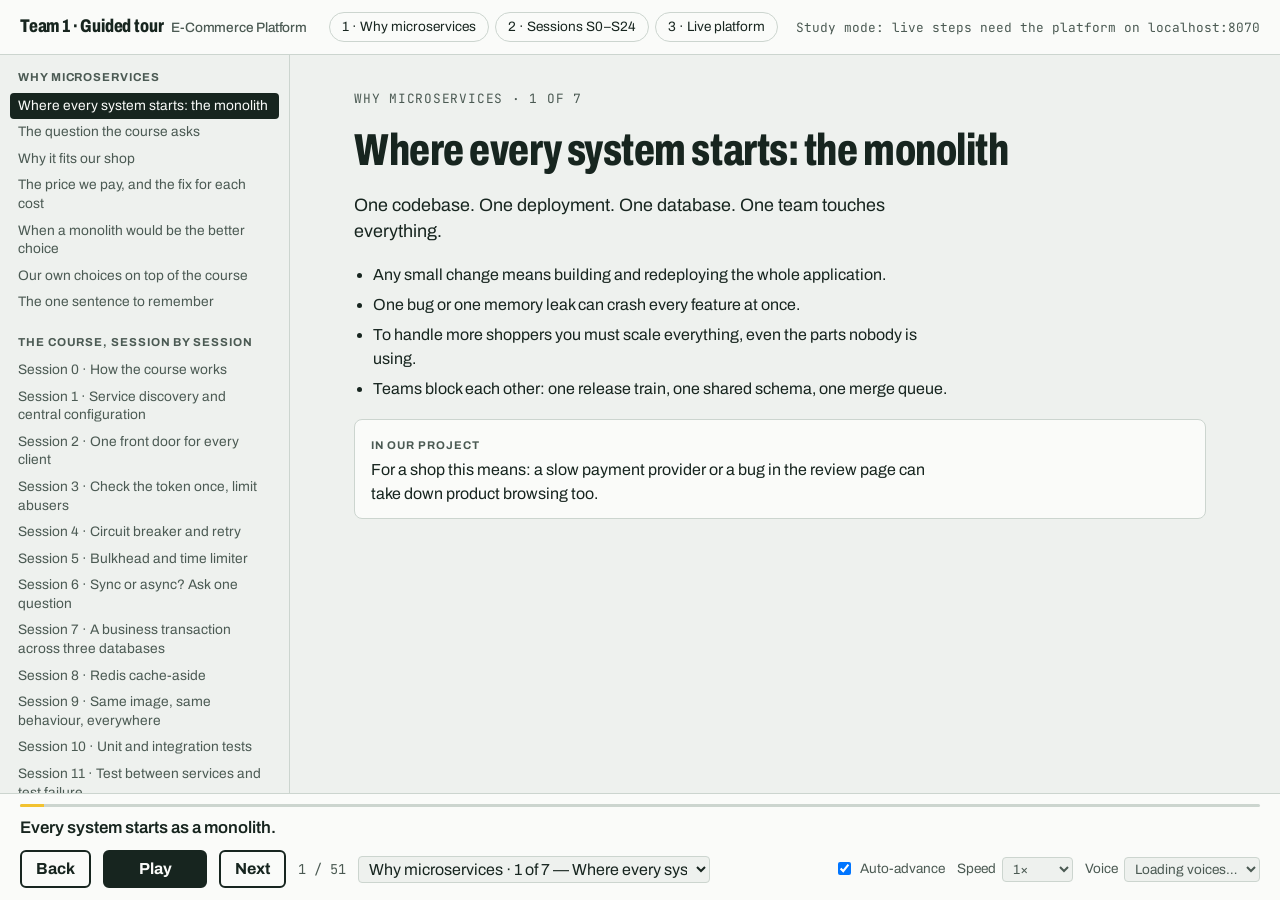
<file: frontend/site/tour/index.html>
<!doctype html>
<html lang="en">
<head>
  <meta charset="utf-8">
  <meta name="viewport" content="width=device-width, initial-scale=1, viewport-fit=cover">
  <title>Team 1 Guided Tour</title>
  <link rel="preconnect" href="https://fonts.googleapis.com">
  <link rel="stylesheet" href="https://fonts.googleapis.com/css2?family=Archivo:wdth,wght@62..125,400..800&family=JetBrains+Mono:wght@400;600&display=swap">
  <link rel="stylesheet" href="tour.css">
</head>
<body>
<!--BODY-->
<div class="app">
  <header class="top">
    <div class="brand">Team 1 · Guided tour<small>E-Commerce Platform</small></div>
    <nav class="chapters" aria-label="Chapters">
      <button class="chip" data-chapter="why">1 · Why microservices</button>
      <button class="chip" data-chapter="course">2 · Sessions S0–S24</button>
      <button class="chip" data-chapter="live">3 · Live platform</button>
    </nav>
    <span id="mode" class="mode">Checking for the platform…</span>
    <label id="pw-row" hidden>customer-test password
      <input id="pw" type="password" autocomplete="off" placeholder="from deployment/docker/.env">
    </label>
    <button id="toolwin" class="chip" hidden title="Opens one extra window; each tool step loads its page there. Put it on the projector screen.">Open tool window</button>
  </header>

  <div class="main">
    <aside id="nav" aria-label="All steps"></aside>
    <article id="stage" aria-live="polite"></article>
  </div>

  <footer class="transport">
    <div class="bar"><div id="progress"></div></div>
    <p id="caption"></p>
    <div class="controls">
      <button id="prev" class="btn" title="Previous (←)">Back</button>
      <button id="play" class="btn primary" aria-pressed="false" title="Play / pause (space)">Play</button>
      <button id="next" class="btn" title="Next (→)">Next</button>
      <span id="count"></span>
      <select id="jump" aria-label="Go to step"></select>
      <label class="spacer"><input id="auto" type="checkbox" checked> Auto-advance</label>
      <label>Speed
        <select id="rate"><option value="0.85">0.85×</option><option value="1" selected>1×</option><option value="1.15">1.15×</option><option value="1.3">1.3×</option></select>
      </label>
      <label>Voice <select id="voice"></select></label>
    </div>
  </footer>
</div>
<!--/BODY-->
<script src="tour-data.js"></script>
<script src="tour.js"></script>
</body>
</html>
</file>
<file: frontend/site/tour/tour.css>
/* Guided tour. Same warehouse palette as the storefront: cool concrete, deep ink, safety-yellow for whatever is live.
   Layout: header strip, chapter rail on the left, one step on the stage, a transport bar with captions at the bottom. */
:root {
  --bg: #EEF1EE;
  --paper: #FAFBF9;
  --ink: #17251F;
  --ink-2: #4B5A53;
  --line: #CCD5CF;
  --live: #F2C230;
  --live-ink: #17251F;
  --ok: #1F7A5C;
  --bad: #B3402F;
  --blue: #2F5D9E;
  --font: 'Archivo', system-ui, 'Segoe UI', Arial, sans-serif;
  --mono: 'JetBrains Mono', ui-monospace, Consolas, monospace;
}
@media (prefers-color-scheme: dark) {
  :root:not([data-theme="light"]) {
    --bg: #121A16; --paper: #1A241F; --ink: #E7EEE9; --ink-2: #A3B1A9; --line: #2E3B35;
    --ok: #4FB58E; --bad: #E27A68; --blue: #7FA6DE; color-scheme: dark;
  }
}
:root[data-theme="dark"] {
  --bg: #121A16; --paper: #1A241F; --ink: #E7EEE9; --ink-2: #A3B1A9; --line: #2E3B35;
  --ok: #4FB58E; --bad: #E27A68; --blue: #7FA6DE; color-scheme: dark;
}
* { box-sizing: border-box; }
[hidden] { display: none !important; }
html, body { height: 100%; }
body { margin: 0; background: var(--bg); color: var(--ink); font-family: var(--font); line-height: 1.5; font-size: 16px; }
button, select, input { font: inherit; color: inherit; }
:focus-visible { outline: 3px solid var(--live); outline-offset: 2px; }
a { color: var(--blue); }

.app { height: 100%; display: grid; grid-template-rows: auto 1fr auto; grid-template-columns: minmax(0, 1fr); }

/* header */
.top { display: flex; flex-wrap: wrap; gap: 10px 18px; align-items: center; padding: 12px 20px; border-bottom: 1px solid var(--line); background: var(--paper); }
.brand { font-weight: 800; font-variation-settings: 'wdth' 75; font-size: 1.15rem; letter-spacing: -0.01em; margin-right: auto; }
.brand small { font-weight: 500; color: var(--ink-2); font-variation-settings: 'wdth' 100; font-size: 0.85rem; margin-left: 8px; }
.chapters { display: flex; gap: 6px; flex-wrap: wrap; }
.chip { border: 1px solid var(--line); background: transparent; border-radius: 999px; padding: 4px 12px; font-size: 0.85rem; cursor: pointer; }
.chip:hover { border-color: var(--ink-2); }
.mode { font-size: 0.8rem; color: var(--ink-2); font-family: var(--mono); }
.mode.on { color: var(--ok); }
.mode.on::before { content: '● '; }
#pw-row { display: flex; gap: 6px; align-items: center; font-size: 0.85rem; }
#pw-row input { width: 11rem; padding: 4px 8px; border: 1px solid var(--line); border-radius: 4px; background: var(--bg); }
#pw-row.ask input { border-color: var(--live); box-shadow: 0 0 0 3px color-mix(in srgb, var(--live) 40%, transparent); }

/* body: rail + stage */
.main { display: grid; grid-template-columns: minmax(230px, 290px) minmax(0, 1fr); min-height: 0; }
#nav { overflow-y: auto; border-right: 1px solid var(--line); padding: 14px 10px 30px; }
#nav section + section { margin-top: 18px; }
#nav h2 { font-size: 0.72rem; text-transform: uppercase; letter-spacing: 0.08em; color: var(--ink-2); margin: 0 8px 6px; }
#nav ol { list-style: none; margin: 0; padding: 0; }
.step { display: block; width: 100%; text-align: left; background: none; border: 0; border-radius: 4px; padding: 4px 8px; font-size: 0.86rem; color: var(--ink-2); cursor: pointer; line-height: 1.35; }
.step:hover { background: var(--paper); color: var(--ink); }
.step.now { background: var(--ink); color: var(--paper); }

#stage { overflow-y: auto; padding: 34px clamp(16px, 5vw, 64px) 40px; display: flex; flex-direction: column; gap: 18px; max-width: 980px; min-width: 0; }
.kicker { font-family: var(--mono); font-size: 0.8rem; color: var(--ink-2); margin: 0; text-transform: uppercase; letter-spacing: 0.06em; }
#stage h1 { font-size: clamp(1.8rem, 4vw, 2.8rem); font-weight: 800; font-variation-settings: 'wdth' 72; line-height: 1.05; margin: 0; text-wrap: balance; letter-spacing: -0.01em; }
.story { font-size: 1.12rem; max-width: 62ch; margin: 0; }
.label { display: inline-block; font-size: 0.7rem; font-weight: 700; text-transform: uppercase; letter-spacing: 0.09em; color: var(--ink-2); margin-bottom: 4px; }
.idea p, .ours p { margin: 0; max-width: 64ch; }
.idea { border-left: 4px solid var(--live); padding: 2px 0 2px 14px; }
.ours { background: var(--paper); border: 1px solid var(--line); border-radius: 8px; padding: 12px 16px; }
.points { margin: 0; padding-left: 1.2em; display: grid; gap: 6px; max-width: 66ch; }
.scroll { overflow-x: auto; }
table { border-collapse: collapse; width: 100%; font-size: 0.92rem; }
th, td { text-align: left; padding: 7px 10px; border-bottom: 1px solid var(--line); vertical-align: top; }
th { font-size: 0.72rem; text-transform: uppercase; letter-spacing: 0.06em; color: var(--ink-2); }
td:last-child { font-family: var(--mono); font-size: 0.82rem; white-space: nowrap; }
.toollink { display: inline-block; font-weight: 700; text-decoration: none; border: 2px solid var(--ink); border-radius: 6px; padding: 6px 14px; color: var(--ink); }
.toollink:hover { background: var(--live); color: var(--live-ink); border-color: var(--live); }

/* live panel */
.live { border: 2px solid var(--ink); border-radius: 8px; padding: 12px 16px 14px; background: var(--paper); min-width: 0; }
.live-head { display: flex; justify-content: space-between; align-items: center; }
.small { border: 1px solid var(--line); background: transparent; border-radius: 4px; padding: 2px 10px; font-size: 0.8rem; cursor: pointer; }
.muted { color: var(--ink-2); margin: 0; }
.bad { color: var(--bad); margin: 0; }
.calls { list-style: none; margin: 4px 0 0; padding: 0; display: grid; gap: 4px; font-size: 0.9rem; }
.calls li { display: grid; grid-template-columns: auto 1fr auto; gap: 10px; align-items: baseline; }
.what { min-width: 0; overflow-wrap: anywhere; }
.ms { font-family: var(--mono); font-size: 0.8rem; color: var(--ink-2); font-variant-numeric: tabular-nums; }
.code { font-family: var(--mono); font-size: 0.78rem; font-weight: 700; padding: 1px 7px; border-radius: 3px; color: #fff; background: var(--ink-2); min-width: 3.2em; text-align: center; }
.code.c2 { background: var(--ok); }
.code.c4 { background: var(--bad); }
.code.c5 { background: #7A2A1F; }
.kv { display: grid; grid-template-columns: max-content 1fr; gap: 3px 16px; margin: 4px 0 0; font-size: 0.88rem; }
.kv dt { color: var(--ink-2); }
.kv dd { margin: 0; font-family: var(--mono); font-size: 0.82rem; overflow-wrap: anywhere; min-width: 0; }
.track { list-style: none; margin: 6px 0 0; padding: 0; display: grid; grid-template-columns: repeat(4, 1fr); gap: 6px; }
.track li { border: 1px solid var(--line); border-radius: 6px; padding: 8px; font-size: 0.85rem; color: var(--ink-2); }
.track li.on { border-color: var(--ok); color: var(--ink); box-shadow: inset 0 -3px 0 var(--ok); }
.track li.now { border-color: var(--live); color: var(--ink); box-shadow: inset 0 -3px 0 var(--live); }
.track li.fail { border-color: var(--bad); color: var(--bad); }
.spinner { color: var(--ink-2); font-size: 0.9rem; }
.spinner::before { content: ''; display: inline-block; width: 0.8em; height: 0.8em; border: 2px solid var(--live); border-right-color: transparent; border-radius: 50%; margin-right: 8px; vertical-align: -1px; animation: spin 0.8s linear infinite; }
@keyframes spin { to { transform: rotate(360deg); } }

/* transport */
.transport { border-top: 1px solid var(--line); background: var(--paper); padding: 10px 20px calc(12px + env(safe-area-inset-bottom, 0px)); display: grid; grid-template-columns: minmax(0, 1fr); gap: 8px; }
.bar { height: 3px; background: var(--line); border-radius: 2px; overflow: hidden; }
#progress { height: 100%; background: var(--live); width: 0; transition: width 0.3s; }
#caption { margin: 0; font-size: 1.05rem; min-height: 1.6em; font-weight: 600; }
body.playing #caption::before { content: '▶ '; color: var(--live); }
.controls { display: flex; flex-wrap: wrap; gap: 8px 12px; align-items: center; }
.btn { border: 2px solid var(--ink); background: transparent; border-radius: 6px; padding: 5px 14px; font-weight: 700; cursor: pointer; }
.btn.primary { background: var(--ink); color: var(--paper); min-width: 6.5em; }
.btn:disabled { opacity: 0.4; cursor: default; }
#count { font-family: var(--mono); font-size: 0.85rem; color: var(--ink-2); font-variant-numeric: tabular-nums; }
.controls label { font-size: 0.85rem; color: var(--ink-2); display: flex; gap: 6px; align-items: center; }
.controls select { border: 1px solid var(--line); border-radius: 4px; padding: 3px 6px; background: var(--bg); max-width: 15rem; }
#jump { max-width: 22rem; min-width: 0; }
.spacer { margin-left: auto; }

@media (max-width: 760px) {
  .main { grid-template-columns: minmax(0, 1fr); }
  .top { padding: 10px 16px; }
  #pw-row { flex-wrap: wrap; } #pw-row input { width: 100%; }
  .controls select { max-width: 100%; }
  .transport { padding-inline: 16px; }
  #nav { display: none; }
  .track { grid-template-columns: 1fr 1fr; }
  #jump { max-width: 100%; flex: 1 1 100%; }
}
@media (prefers-reduced-motion: reduce) { #progress { transition: none; } .spinner::before { animation: none; } }
</file>
